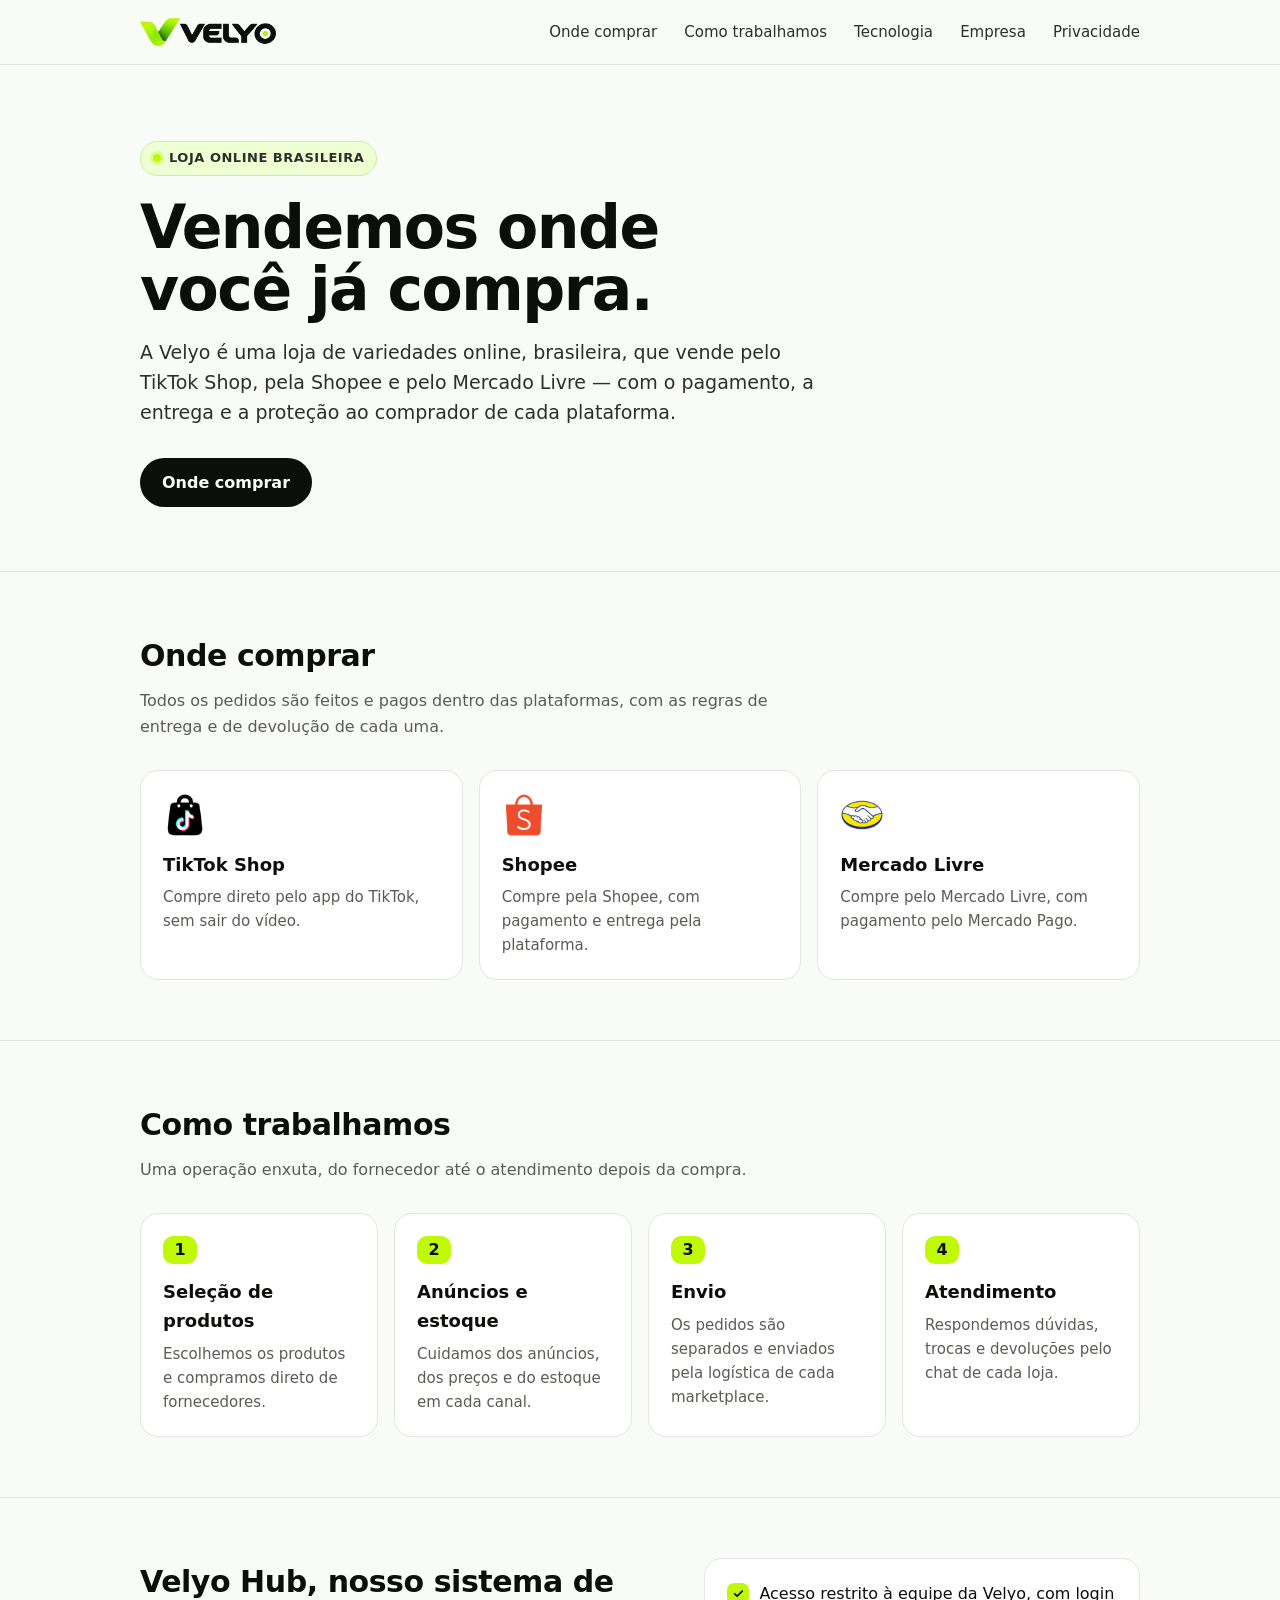
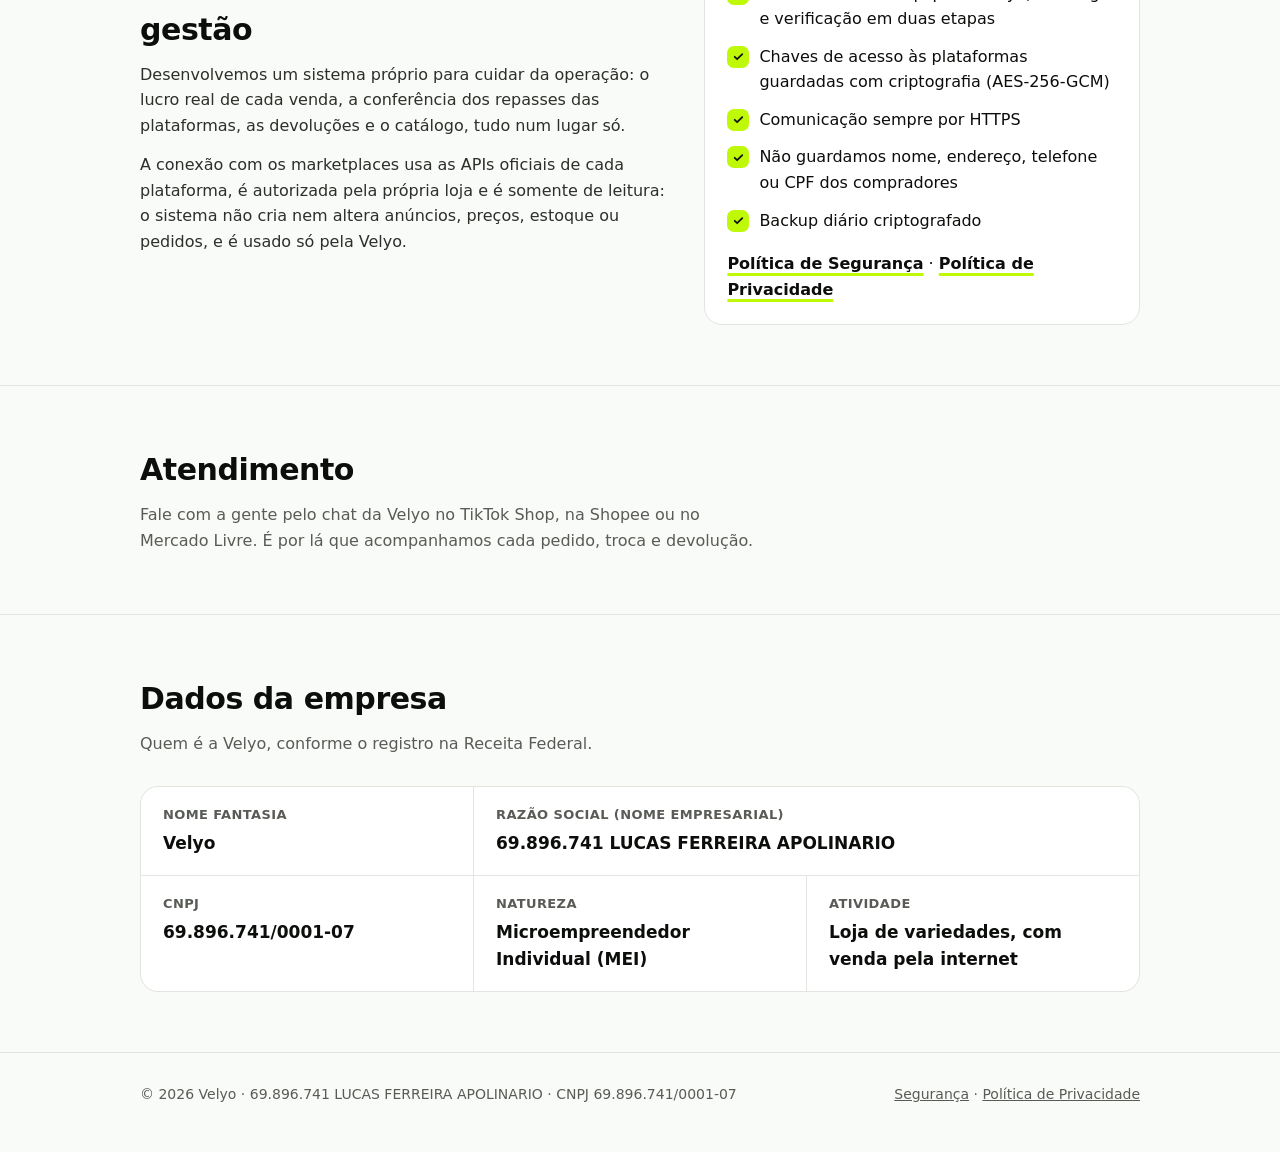
<file: index.html>
<!doctype html>
<html lang="pt-BR">
  <head>
    <meta charset="utf-8" />
    <meta name="viewport" content="width=device-width, initial-scale=1" />
    <title>Velyo — loja online no TikTok Shop, na Shopee e no Mercado Livre</title>
    <meta name="description" content="A Velyo é uma loja online brasileira que vende pelo TikTok Shop, pela Shopee e pelo Mercado Livre." />
    <meta property="og:title" content="Velyo — loja online brasileira" />
    <meta property="og:description" content="Vendemos pelo TikTok Shop, pela Shopee e pelo Mercado Livre." />
    <meta property="og:type" content="website" />
    <link rel="icon" type="image/png" href="img/favicon.png" />
    <link rel="stylesheet" href="estilo.css" />
    <script type="application/ld+json">
      {
        "@context": "https://schema.org",
        "@type": "Organization",
        "name": "Velyo",
        "legalName": "69.896.741 LUCAS FERREIRA APOLINARIO",
        "taxID": "69.896.741/0001-07",
        "url": "https://lucastzk.github.io/velyo/",
        "logo": "https://lucastzk.github.io/velyo/img/velyo-logo.png"
      }
    </script>
  </head>
  <body>
    <header class="top">
      <div class="wrap bar">
        <a href="./" aria-label="Velyo — início"><img class="logo" src="img/velyo-logo.png" alt="Velyo" width="480" height="99" /></a>
        <nav aria-label="Principal">
          <a href="#onde-comprar">Onde comprar</a>
          <a href="#como-trabalhamos">Como trabalhamos</a>
          <a href="#tecnologia">Tecnologia</a>
          <a href="#empresa">Empresa</a>
          <a class="keep" href="privacidade.html">Privacidade</a>
        </nav>
      </div>
    </header>

    <main>
      <section class="hero">
        <div class="wrap">
          <span class="eyebrow"><span class="dot" aria-hidden="true"></span>Loja online brasileira</span>
          <h1>Vendemos onde você já compra.</h1>
          <p class="lead">
            A Velyo é uma loja de variedades online, brasileira, que vende pelo TikTok Shop, pela Shopee e pelo Mercado Livre — com o pagamento,
            a entrega e a proteção ao comprador de cada plataforma.
          </p>
          <a class="btn" href="#onde-comprar">Onde comprar</a>
        </div>
      </section>

      <section id="onde-comprar">
        <div class="wrap">
          <h2>Onde comprar</h2>
          <p class="sub">Todos os pedidos são feitos e pagos dentro das plataformas, com as regras de entrega e de devolução de cada uma.</p>
          <div class="grid">
            <article class="card">
              <img class="icon" src="img/tiktok-shop.png" alt="" width="64" height="64" />
              <h3>TikTok Shop</h3>
              <p>Compre direto pelo app do TikTok, sem sair do vídeo.</p>
            </article>
            <article class="card">
              <img class="icon" src="img/shopee.png" alt="" width="64" height="64" />
              <h3>Shopee</h3>
              <p>Compre pela Shopee, com pagamento e entrega pela plataforma.</p>
            </article>
            <article class="card">
              <img class="icon" src="img/mercado-livre.png" alt="" width="64" height="64" />
              <h3>Mercado Livre</h3>
              <p>Compre pelo Mercado Livre, com pagamento pelo Mercado Pago.</p>
            </article>
          </div>
        </div>
      </section>

      <section id="como-trabalhamos">
        <div class="wrap">
          <h2>Como trabalhamos</h2>
          <p class="sub">Uma operação enxuta, do fornecedor até o atendimento depois da compra.</p>
          <div class="grid">
            <article class="card">
              <span class="num" aria-hidden="true">1</span>
              <h3>Seleção de produtos</h3>
              <p>Escolhemos os produtos e compramos direto de fornecedores.</p>
            </article>
            <article class="card">
              <span class="num" aria-hidden="true">2</span>
              <h3>Anúncios e estoque</h3>
              <p>Cuidamos dos anúncios, dos preços e do estoque em cada canal.</p>
            </article>
            <article class="card">
              <span class="num" aria-hidden="true">3</span>
              <h3>Envio</h3>
              <p>Os pedidos são separados e enviados pela logística de cada marketplace.</p>
            </article>
            <article class="card">
              <span class="num" aria-hidden="true">4</span>
              <h3>Atendimento</h3>
              <p>Respondemos dúvidas, trocas e devoluções pelo chat de cada loja.</p>
            </article>
          </div>
        </div>
      </section>

      <section id="tecnologia">
        <div class="wrap split">
          <div>
            <h2>Velyo Hub, nosso sistema de gestão</h2>
            <p>
              Desenvolvemos um sistema próprio para cuidar da operação: o lucro real de cada venda, a conferência dos repasses das plataformas, as
              devoluções e o catálogo, tudo num lugar só.
            </p>
            <p>
              A conexão com os marketplaces usa as APIs oficiais de cada plataforma, é autorizada pela própria loja e é somente de leitura: o
              sistema não cria nem altera anúncios, preços, estoque ou pedidos, e é usado só pela Velyo.
            </p>
          </div>
          <div class="card">
            <ul class="checks">
              <li>Acesso restrito à equipe da Velyo, com login e verificação em duas etapas</li>
              <li>Chaves de acesso às plataformas guardadas com criptografia (AES-256-GCM)</li>
              <li>Comunicação sempre por HTTPS</li>
              <li>Não guardamos nome, endereço, telefone ou CPF dos compradores</li>
              <li>Backup diário criptografado</li>
            </ul>
            <a class="text-link" href="seguranca.html">Política de Segurança</a> · <a class="text-link" href="privacidade.html">Política de Privacidade</a>
          </div>
        </div>
      </section>

      <section id="atendimento">
        <div class="wrap">
          <h2>Atendimento</h2>
          <p class="sub" style="margin-bottom: 0">
            Fale com a gente pelo chat da Velyo no TikTok Shop, na Shopee ou no Mercado Livre. É por lá que acompanhamos cada pedido, troca e
            devolução.
          </p>
        </div>
      </section>

      <section id="empresa">
        <div class="wrap">
          <h2>Dados da empresa</h2>
          <p class="sub">Quem é a Velyo, conforme o registro na Receita Federal.</p>
          <dl class="facts">
            <div>
              <dt>Nome fantasia</dt>
              <dd>Velyo</dd>
            </div>
            <div class="wide">
              <dt>Razão social (nome empresarial)</dt>
              <dd>69.896.741 LUCAS FERREIRA APOLINARIO</dd>
            </div>
            <div>
              <dt>CNPJ</dt>
              <dd>69.896.741/0001-07</dd>
            </div>
            <div>
              <dt>Natureza</dt>
              <dd>Microempreendedor Individual (MEI)</dd>
            </div>
            <div>
              <dt>Atividade</dt>
              <dd>Loja de variedades, com venda pela internet</dd>
            </div>
          </dl>
        </div>
      </section>
    </main>

    <footer>
      <div class="wrap row">
        <span>© 2026 Velyo · 69.896.741 LUCAS FERREIRA APOLINARIO · CNPJ 69.896.741/0001-07</span>
        <span><a href="seguranca.html">Segurança</a> · <a href="privacidade.html">Política de Privacidade</a></span>
      </div>
    </footer>
  </body>
</html>
</file>
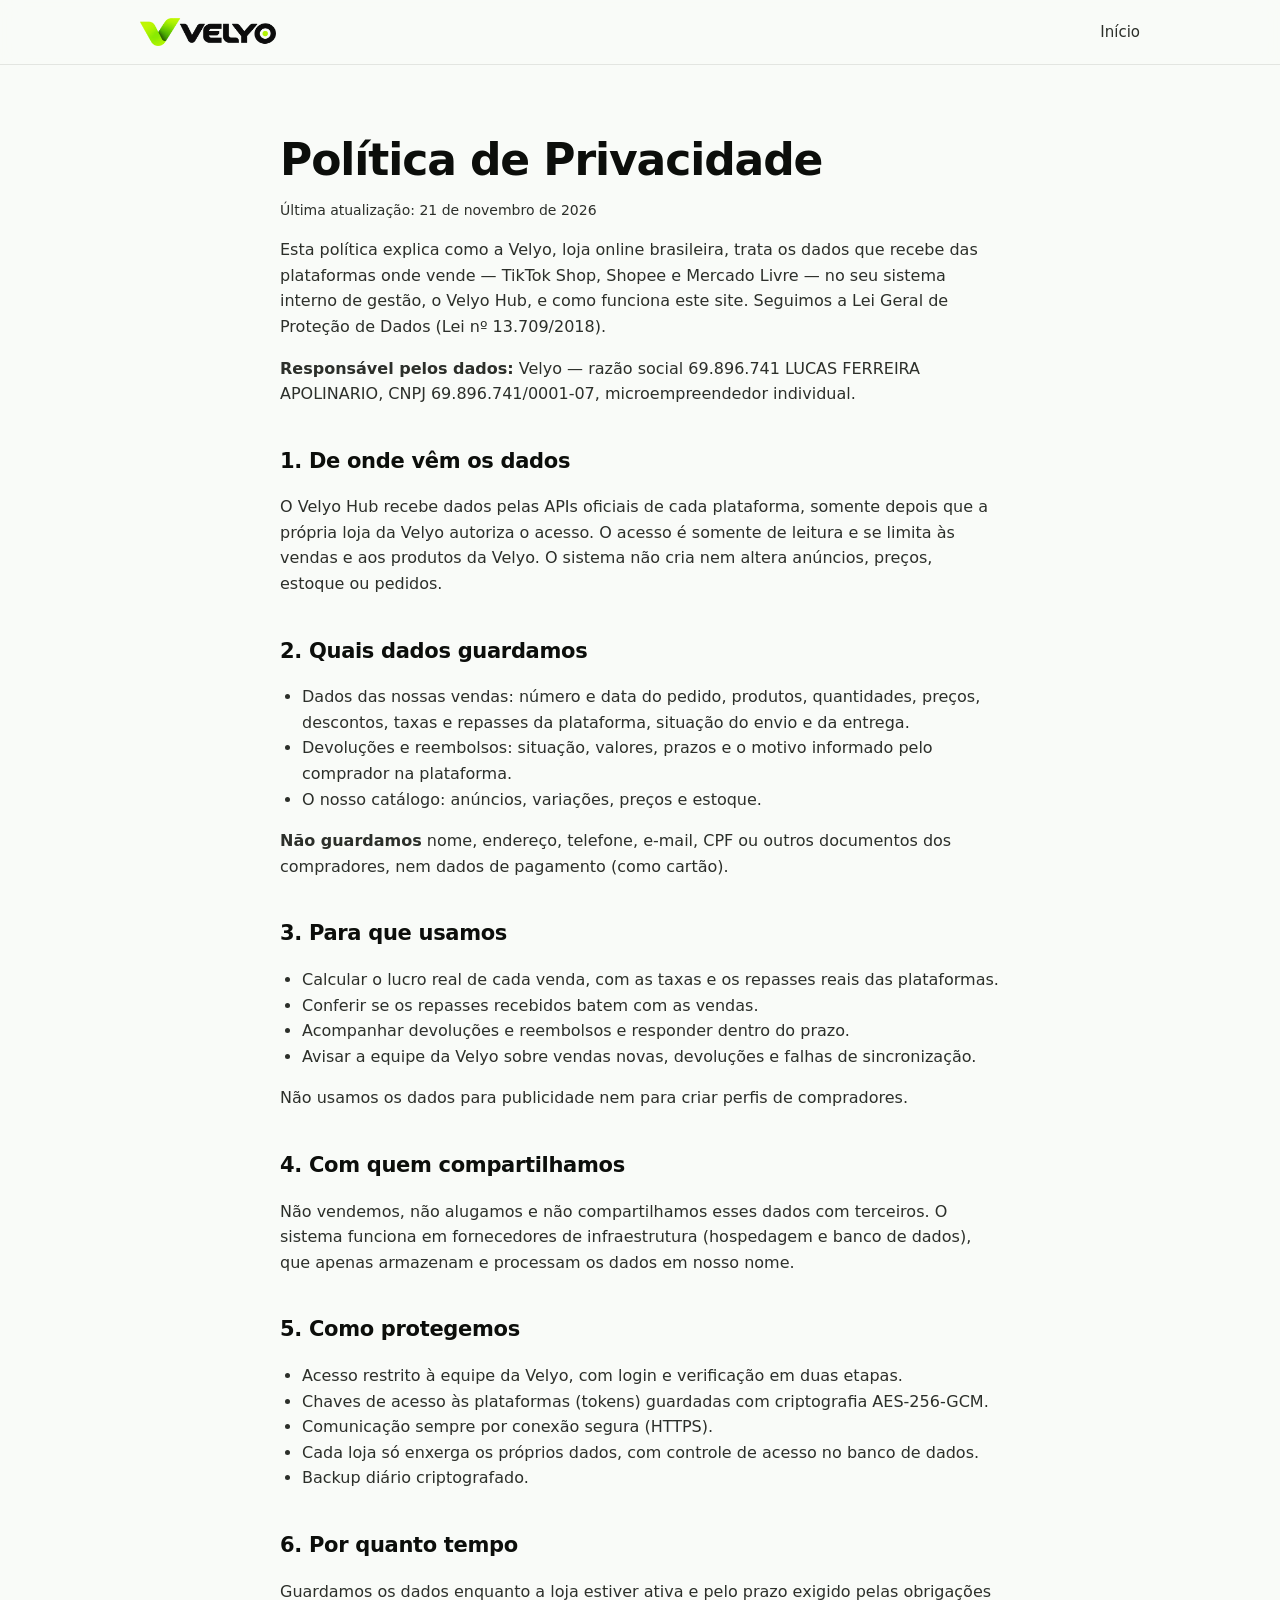
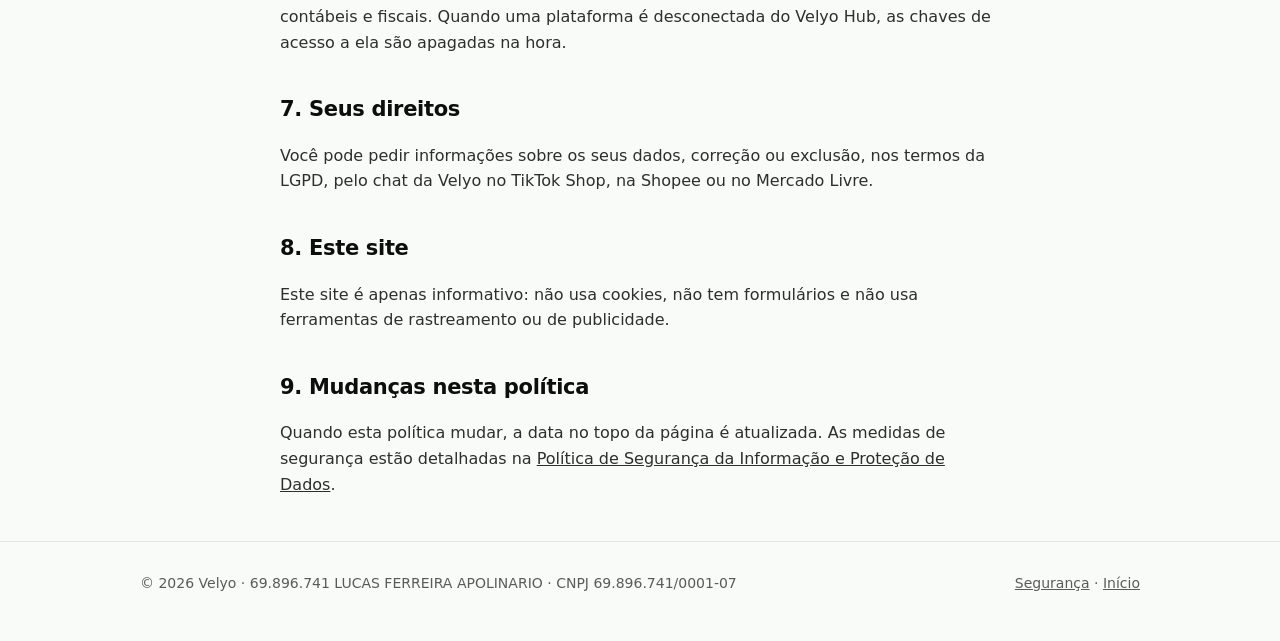
<file: privacidade.html>
<!doctype html>
<html lang="pt-BR">
  <head>
    <meta charset="utf-8" />
    <meta name="viewport" content="width=device-width, initial-scale=1" />
    <title>Política de Privacidade — Velyo</title>
    <meta name="description" content="Como a Velyo trata os dados das vendas que recebe do TikTok Shop, da Shopee e do Mercado Livre." />
    <link rel="icon" type="image/png" href="img/favicon.png" />
    <link rel="stylesheet" href="estilo.css" />
  </head>
  <body>
    <header class="top">
      <div class="wrap bar">
        <a href="./" aria-label="Velyo — início"><img class="logo" src="img/velyo-logo.png" alt="Velyo" width="480" height="99" /></a>
        <nav aria-label="Principal">
          <a class="keep" href="./">Início</a>
        </nav>
      </div>
    </header>

    <main class="wrap doc">
      <h1>Política de Privacidade</h1>
      <p class="updated">Última atualização: 21 de novembro de 2026</p>

      <p>
        Esta política explica como a Velyo, loja online brasileira, trata os dados que recebe das plataformas onde vende — TikTok Shop, Shopee e
        Mercado Livre — no seu sistema interno de gestão, o Velyo Hub, e como funciona este site. Seguimos a Lei Geral de Proteção de Dados
        (Lei nº 13.709/2018).
      </p>
      <p>
        <strong>Responsável pelos dados:</strong> Velyo — razão social 69.896.741 LUCAS FERREIRA APOLINARIO, CNPJ 69.896.741/0001-07,
        microempreendedor individual.
      </p>

      <h2>1. De onde vêm os dados</h2>
      <p>
        O Velyo Hub recebe dados pelas APIs oficiais de cada plataforma, somente depois que a própria loja da Velyo autoriza o acesso. O acesso é
        somente de leitura e se limita às vendas e aos produtos da Velyo. O sistema não cria nem altera anúncios, preços, estoque ou pedidos.
      </p>

      <h2>2. Quais dados guardamos</h2>
      <ul>
        <li>
          Dados das nossas vendas: número e data do pedido, produtos, quantidades, preços, descontos, taxas e repasses da plataforma, situação do
          envio e da entrega.
        </li>
        <li>Devoluções e reembolsos: situação, valores, prazos e o motivo informado pelo comprador na plataforma.</li>
        <li>O nosso catálogo: anúncios, variações, preços e estoque.</li>
      </ul>
      <p>
        <strong>Não guardamos</strong> nome, endereço, telefone, e-mail, CPF ou outros documentos dos compradores, nem dados de pagamento (como
        cartão).
      </p>

      <h2>3. Para que usamos</h2>
      <ul>
        <li>Calcular o lucro real de cada venda, com as taxas e os repasses reais das plataformas.</li>
        <li>Conferir se os repasses recebidos batem com as vendas.</li>
        <li>Acompanhar devoluções e reembolsos e responder dentro do prazo.</li>
        <li>Avisar a equipe da Velyo sobre vendas novas, devoluções e falhas de sincronização.</li>
      </ul>
      <p>Não usamos os dados para publicidade nem para criar perfis de compradores.</p>

      <h2>4. Com quem compartilhamos</h2>
      <p>
        Não vendemos, não alugamos e não compartilhamos esses dados com terceiros. O sistema funciona em fornecedores de infraestrutura
        (hospedagem e banco de dados), que apenas armazenam e processam os dados em nosso nome.
      </p>

      <h2>5. Como protegemos</h2>
      <ul>
        <li>Acesso restrito à equipe da Velyo, com login e verificação em duas etapas.</li>
        <li>Chaves de acesso às plataformas (tokens) guardadas com criptografia AES-256-GCM.</li>
        <li>Comunicação sempre por conexão segura (HTTPS).</li>
        <li>Cada loja só enxerga os próprios dados, com controle de acesso no banco de dados.</li>
        <li>Backup diário criptografado.</li>
      </ul>

      <h2>6. Por quanto tempo</h2>
      <p>
        Guardamos os dados enquanto a loja estiver ativa e pelo prazo exigido pelas obrigações contábeis e fiscais. Quando uma plataforma é
        desconectada do Velyo Hub, as chaves de acesso a ela são apagadas na hora.
      </p>

      <h2>7. Seus direitos</h2>
      <p>
        Você pode pedir informações sobre os seus dados, correção ou exclusão, nos termos da LGPD, pelo chat da Velyo no TikTok Shop, na Shopee
        ou no Mercado Livre.
      </p>

      <h2>8. Este site</h2>
      <p>Este site é apenas informativo: não usa cookies, não tem formulários e não usa ferramentas de rastreamento ou de publicidade.</p>

      <h2>9. Mudanças nesta política</h2>
      <p>Quando esta política mudar, a data no topo da página é atualizada. As medidas de segurança estão detalhadas na <a href="seguranca.html">Política de Segurança da Informação e Proteção de Dados</a>.</p>
    </main>

    <footer>
      <div class="wrap row">
        <span>© 2026 Velyo · 69.896.741 LUCAS FERREIRA APOLINARIO · CNPJ 69.896.741/0001-07</span>
        <span><a href="seguranca.html">Segurança</a> · <a href="./">Início</a></span>
      </div>
    </footer>
  </body>
</html>
</file>
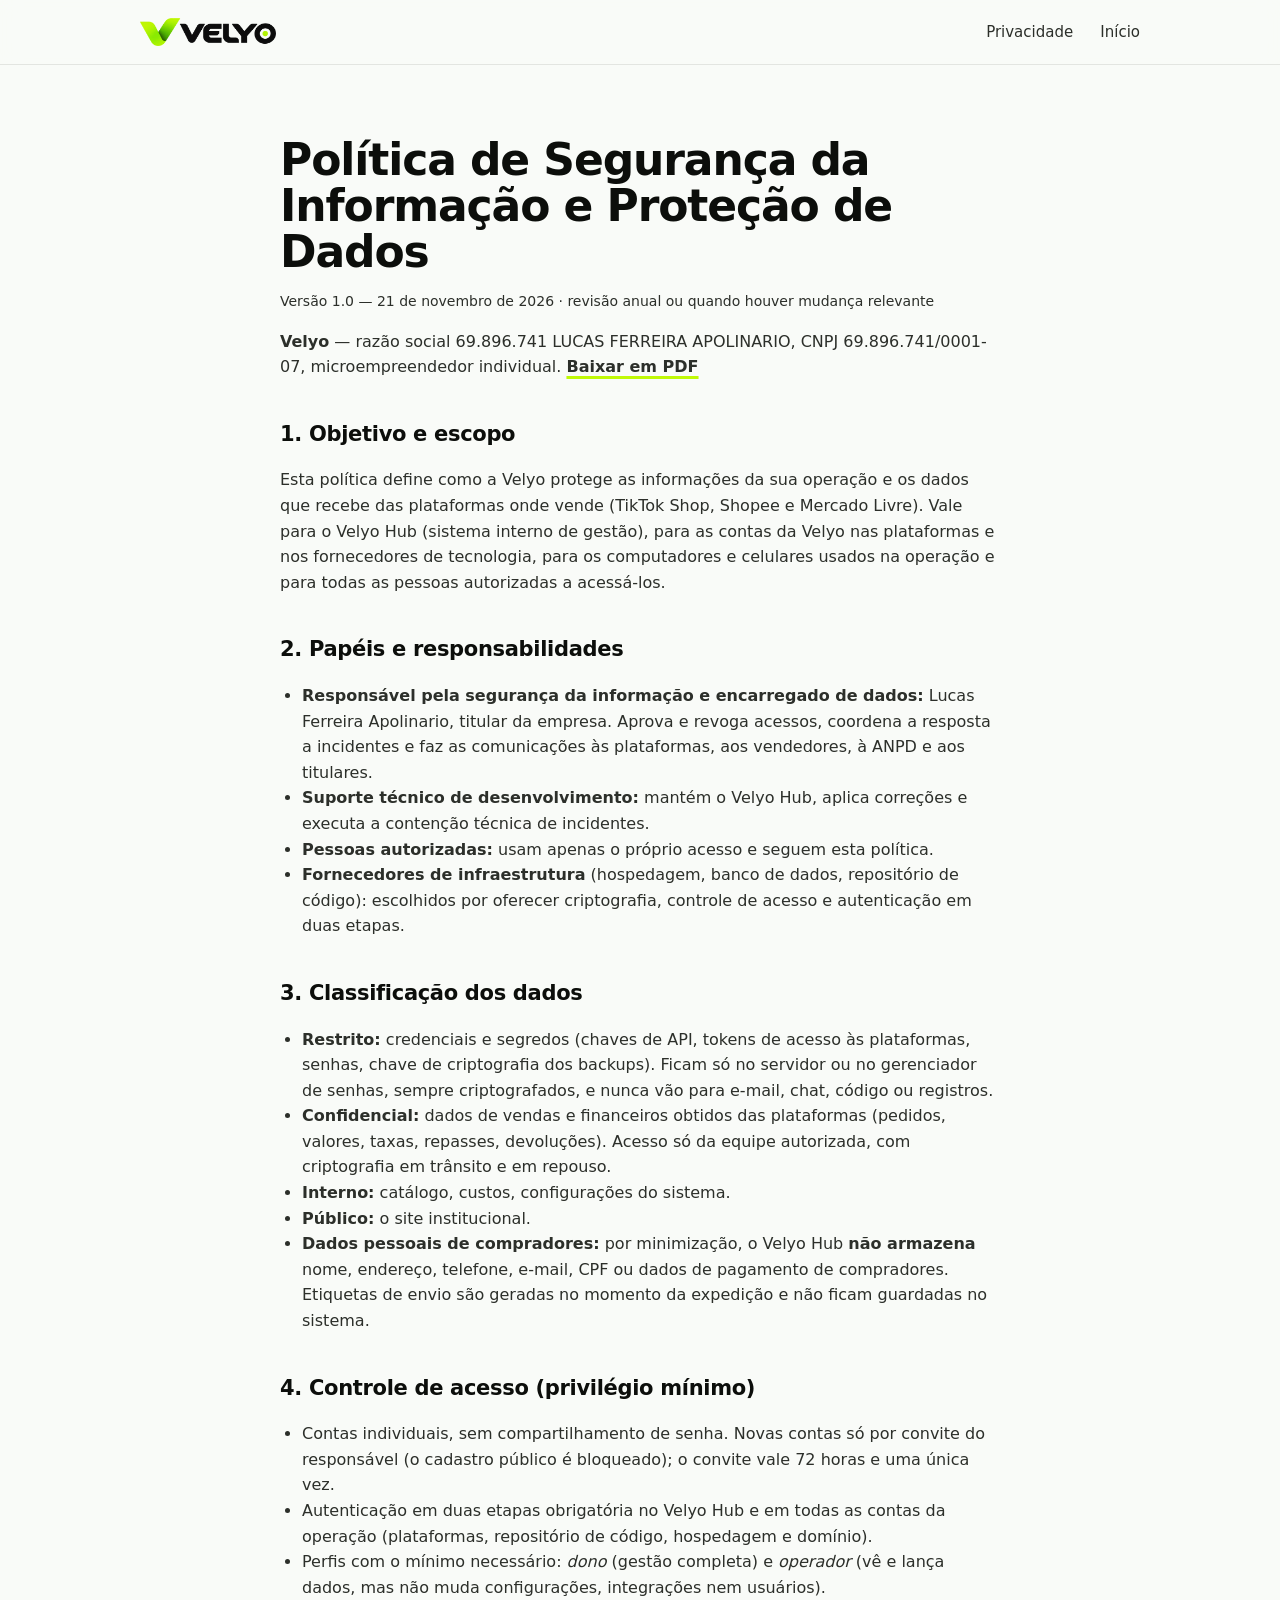
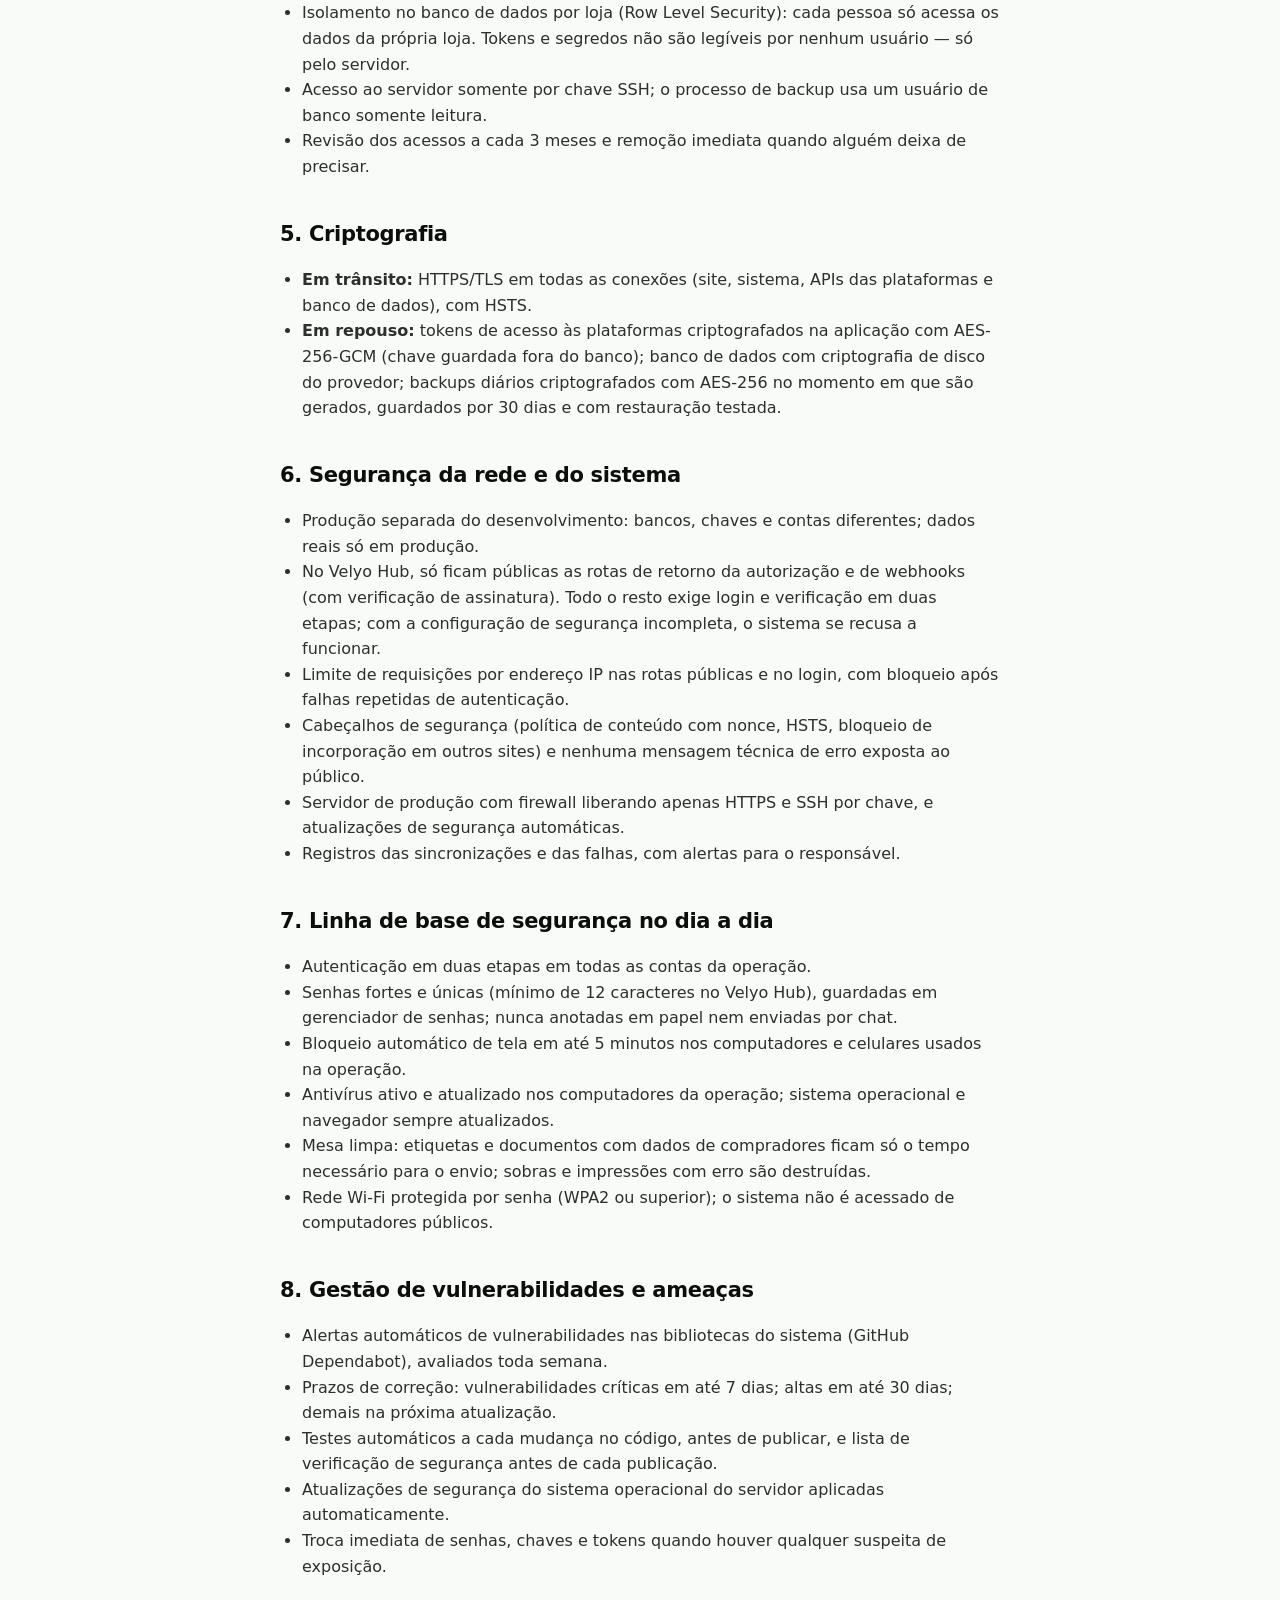
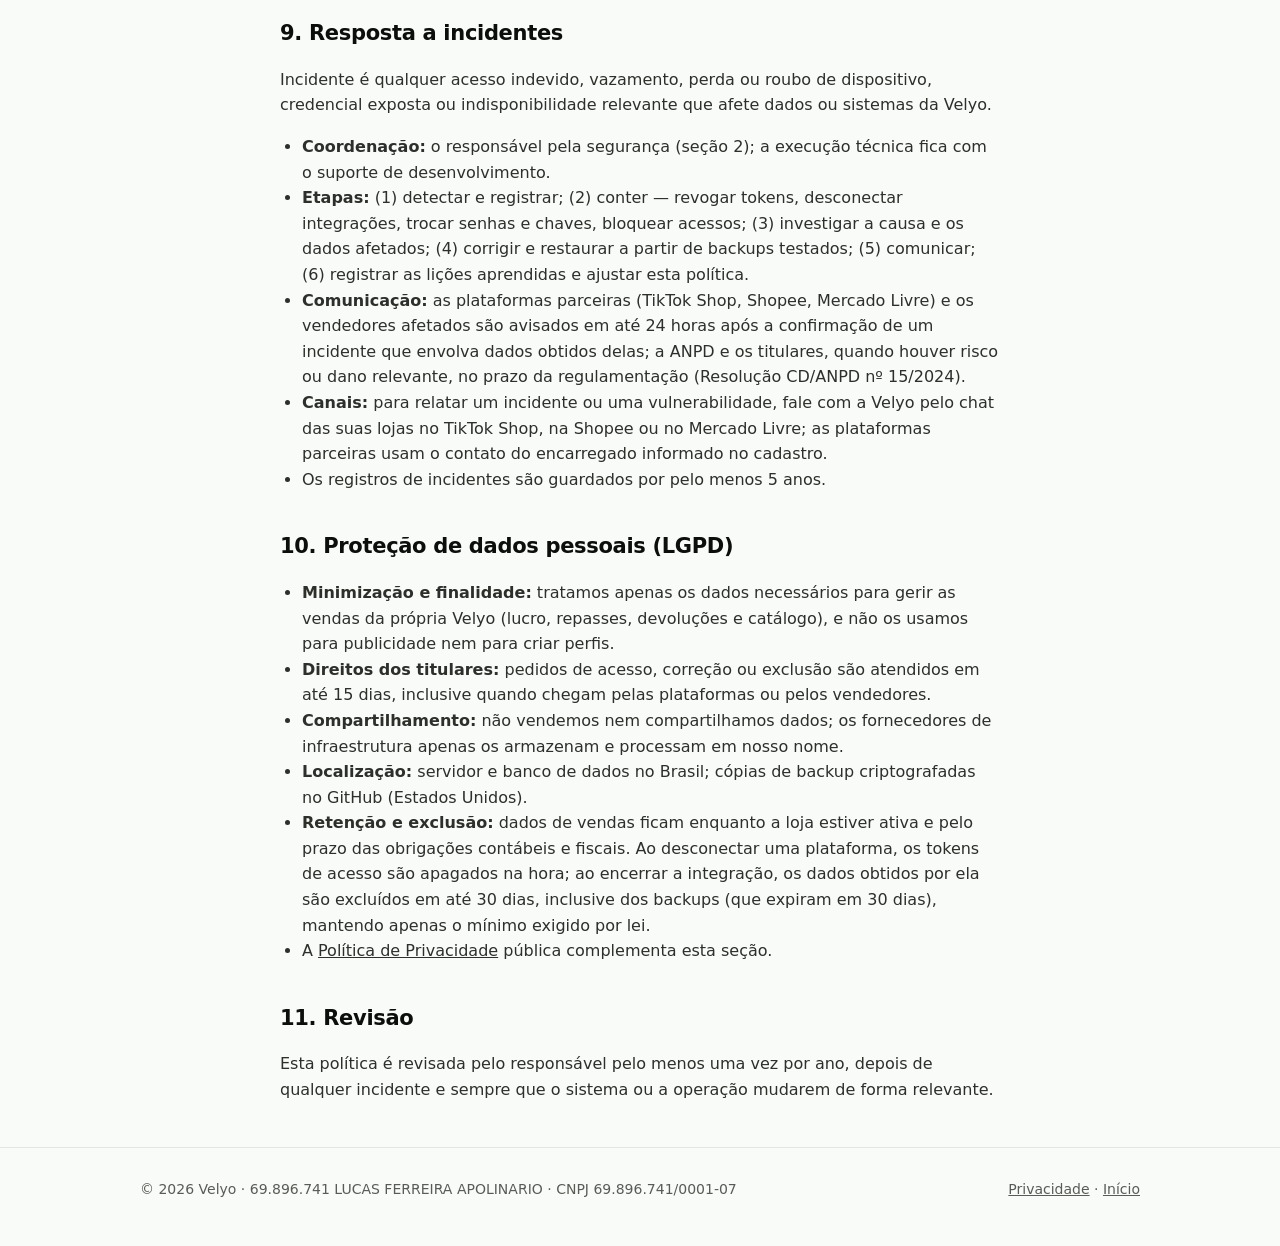
<file: seguranca.html>
<!doctype html>
<html lang="pt-BR">
  <head>
    <meta charset="utf-8" />
    <meta name="viewport" content="width=device-width, initial-scale=1" />
    <title>Política de Segurança da Informação e Proteção de Dados — Velyo</title>
    <meta name="description" content="Como a Velyo protege as informações e os dados pessoais na sua operação e no seu sistema interno, o Velyo Hub." />
    <link rel="icon" type="image/png" href="img/favicon.png" />
    <link rel="stylesheet" href="estilo.css" />
  </head>
  <body>
    <header class="top">
      <div class="wrap bar">
        <a href="./" aria-label="Velyo — início"><img class="logo" src="img/velyo-logo.png" alt="Velyo" width="480" height="99" /></a>
        <nav aria-label="Principal">
          <a href="privacidade.html">Privacidade</a>
          <a class="keep" href="./">Início</a>
        </nav>
      </div>
    </header>

    <main class="wrap doc">
      <h1>Política de Segurança da Informação e Proteção de Dados</h1>
      <p class="updated">Versão 1.0 — 21 de novembro de 2026 · revisão anual ou quando houver mudança relevante</p>
      <p>
        <strong>Velyo</strong> — razão social 69.896.741 LUCAS FERREIRA APOLINARIO, CNPJ 69.896.741/0001-07, microempreendedor individual.
        <a class="text-link no-print" href="docs/politica-de-seguranca-velyo.pdf">Baixar em PDF</a>
      </p>

      <h2>1. Objetivo e escopo</h2>
      <p>
        Esta política define como a Velyo protege as informações da sua operação e os dados que recebe das plataformas onde vende (TikTok Shop,
        Shopee e Mercado Livre). Vale para o Velyo Hub (sistema interno de gestão), para as contas da Velyo nas plataformas e nos fornecedores de
        tecnologia, para os computadores e celulares usados na operação e para todas as pessoas autorizadas a acessá-los.
      </p>

      <h2>2. Papéis e responsabilidades</h2>
      <ul>
        <li>
          <strong>Responsável pela segurança da informação e encarregado de dados:</strong> Lucas Ferreira Apolinario, titular da empresa. Aprova
          e revoga acessos, coordena a resposta a incidentes e faz as comunicações às plataformas, aos vendedores, à ANPD e aos titulares.
        </li>
        <li><strong>Suporte técnico de desenvolvimento:</strong> mantém o Velyo Hub, aplica correções e executa a contenção técnica de incidentes.</li>
        <li><strong>Pessoas autorizadas:</strong> usam apenas o próprio acesso e seguem esta política.</li>
        <li>
          <strong>Fornecedores de infraestrutura</strong> (hospedagem, banco de dados, repositório de código): escolhidos por oferecer
          criptografia, controle de acesso e autenticação em duas etapas.
        </li>
      </ul>

      <h2>3. Classificação dos dados</h2>
      <ul>
        <li>
          <strong>Restrito:</strong> credenciais e segredos (chaves de API, tokens de acesso às plataformas, senhas, chave de criptografia dos
          backups). Ficam só no servidor ou no gerenciador de senhas, sempre criptografados, e nunca vão para e-mail, chat, código ou registros.
        </li>
        <li>
          <strong>Confidencial:</strong> dados de vendas e financeiros obtidos das plataformas (pedidos, valores, taxas, repasses, devoluções).
          Acesso só da equipe autorizada, com criptografia em trânsito e em repouso.
        </li>
        <li><strong>Interno:</strong> catálogo, custos, configurações do sistema.</li>
        <li><strong>Público:</strong> o site institucional.</li>
        <li>
          <strong>Dados pessoais de compradores:</strong> por minimização, o Velyo Hub <strong>não armazena</strong> nome, endereço, telefone,
          e-mail, CPF ou dados de pagamento de compradores. Etiquetas de envio são geradas no momento da expedição e não ficam guardadas no
          sistema.
        </li>
      </ul>

      <h2>4. Controle de acesso (privilégio mínimo)</h2>
      <ul>
        <li>Contas individuais, sem compartilhamento de senha. Novas contas só por convite do responsável (o cadastro público é bloqueado); o convite vale 72 horas e uma única vez.</li>
        <li>Autenticação em duas etapas obrigatória no Velyo Hub e em todas as contas da operação (plataformas, repositório de código, hospedagem e domínio).</li>
        <li>Perfis com o mínimo necessário: <em>dono</em> (gestão completa) e <em>operador</em> (vê e lança dados, mas não muda configurações, integrações nem usuários).</li>
        <li>Isolamento no banco de dados por loja (Row Level Security): cada pessoa só acessa os dados da própria loja. Tokens e segredos não são legíveis por nenhum usuário — só pelo servidor.</li>
        <li>Acesso ao servidor somente por chave SSH; o processo de backup usa um usuário de banco somente leitura.</li>
        <li>Revisão dos acessos a cada 3 meses e remoção imediata quando alguém deixa de precisar.</li>
      </ul>

      <h2>5. Criptografia</h2>
      <ul>
        <li><strong>Em trânsito:</strong> HTTPS/TLS em todas as conexões (site, sistema, APIs das plataformas e banco de dados), com HSTS.</li>
        <li>
          <strong>Em repouso:</strong> tokens de acesso às plataformas criptografados na aplicação com AES-256-GCM (chave guardada fora do banco);
          banco de dados com criptografia de disco do provedor; backups diários criptografados com AES-256 no momento em que são gerados,
          guardados por 30 dias e com restauração testada.
        </li>
      </ul>

      <h2>6. Segurança da rede e do sistema</h2>
      <ul>
        <li>Produção separada do desenvolvimento: bancos, chaves e contas diferentes; dados reais só em produção.</li>
        <li>No Velyo Hub, só ficam públicas as rotas de retorno da autorização e de webhooks (com verificação de assinatura). Todo o resto exige login e verificação em duas etapas; com a configuração de segurança incompleta, o sistema se recusa a funcionar.</li>
        <li>Limite de requisições por endereço IP nas rotas públicas e no login, com bloqueio após falhas repetidas de autenticação.</li>
        <li>Cabeçalhos de segurança (política de conteúdo com nonce, HSTS, bloqueio de incorporação em outros sites) e nenhuma mensagem técnica de erro exposta ao público.</li>
        <li>Servidor de produção com firewall liberando apenas HTTPS e SSH por chave, e atualizações de segurança automáticas.</li>
        <li>Registros das sincronizações e das falhas, com alertas para o responsável.</li>
      </ul>

      <h2>7. Linha de base de segurança no dia a dia</h2>
      <ul>
        <li>Autenticação em duas etapas em todas as contas da operação.</li>
        <li>Senhas fortes e únicas (mínimo de 12 caracteres no Velyo Hub), guardadas em gerenciador de senhas; nunca anotadas em papel nem enviadas por chat.</li>
        <li>Bloqueio automático de tela em até 5 minutos nos computadores e celulares usados na operação.</li>
        <li>Antivírus ativo e atualizado nos computadores da operação; sistema operacional e navegador sempre atualizados.</li>
        <li>Mesa limpa: etiquetas e documentos com dados de compradores ficam só o tempo necessário para o envio; sobras e impressões com erro são destruídas.</li>
        <li>Rede Wi-Fi protegida por senha (WPA2 ou superior); o sistema não é acessado de computadores públicos.</li>
      </ul>

      <h2>8. Gestão de vulnerabilidades e ameaças</h2>
      <ul>
        <li>Alertas automáticos de vulnerabilidades nas bibliotecas do sistema (GitHub Dependabot), avaliados toda semana.</li>
        <li>Prazos de correção: vulnerabilidades críticas em até 7 dias; altas em até 30 dias; demais na próxima atualização.</li>
        <li>Testes automáticos a cada mudança no código, antes de publicar, e lista de verificação de segurança antes de cada publicação.</li>
        <li>Atualizações de segurança do sistema operacional do servidor aplicadas automaticamente.</li>
        <li>Troca imediata de senhas, chaves e tokens quando houver qualquer suspeita de exposição.</li>
      </ul>

      <h2>9. Resposta a incidentes</h2>
      <p>
        Incidente é qualquer acesso indevido, vazamento, perda ou roubo de dispositivo, credencial exposta ou indisponibilidade relevante que
        afete dados ou sistemas da Velyo.
      </p>
      <ul>
        <li><strong>Coordenação:</strong> o responsável pela segurança (seção 2); a execução técnica fica com o suporte de desenvolvimento.</li>
        <li>
          <strong>Etapas:</strong> (1) detectar e registrar; (2) conter — revogar tokens, desconectar integrações, trocar senhas e chaves,
          bloquear acessos; (3) investigar a causa e os dados afetados; (4) corrigir e restaurar a partir de backups testados; (5) comunicar;
          (6) registrar as lições aprendidas e ajustar esta política.
        </li>
        <li>
          <strong>Comunicação:</strong> as plataformas parceiras (TikTok Shop, Shopee, Mercado Livre) e os vendedores afetados são avisados em até
          24 horas após a confirmação de um incidente que envolva dados obtidos delas; a ANPD e os titulares, quando houver risco ou dano
          relevante, no prazo da regulamentação (Resolução CD/ANPD nº 15/2024).
        </li>
        <li>
          <strong>Canais:</strong> para relatar um incidente ou uma vulnerabilidade, fale com a Velyo pelo chat das suas lojas no TikTok Shop, na
          Shopee ou no Mercado Livre; as plataformas parceiras usam o contato do encarregado informado no cadastro.
        </li>
        <li>Os registros de incidentes são guardados por pelo menos 5 anos.</li>
      </ul>

      <h2>10. Proteção de dados pessoais (LGPD)</h2>
      <ul>
        <li><strong>Minimização e finalidade:</strong> tratamos apenas os dados necessários para gerir as vendas da própria Velyo (lucro, repasses, devoluções e catálogo), e não os usamos para publicidade nem para criar perfis.</li>
        <li><strong>Direitos dos titulares:</strong> pedidos de acesso, correção ou exclusão são atendidos em até 15 dias, inclusive quando chegam pelas plataformas ou pelos vendedores.</li>
        <li><strong>Compartilhamento:</strong> não vendemos nem compartilhamos dados; os fornecedores de infraestrutura apenas os armazenam e processam em nosso nome.</li>
        <li><strong>Localização:</strong> servidor e banco de dados no Brasil; cópias de backup criptografadas no GitHub (Estados Unidos).</li>
        <li>
          <strong>Retenção e exclusão:</strong> dados de vendas ficam enquanto a loja estiver ativa e pelo prazo das obrigações contábeis e
          fiscais. Ao desconectar uma plataforma, os tokens de acesso são apagados na hora; ao encerrar a integração, os dados obtidos por ela
          são excluídos em até 30 dias, inclusive dos backups (que expiram em 30 dias), mantendo apenas o mínimo exigido por lei.
        </li>
        <li>A <a href="privacidade.html">Política de Privacidade</a> pública complementa esta seção.</li>
      </ul>

      <h2>11. Revisão</h2>
      <p>Esta política é revisada pelo responsável pelo menos uma vez por ano, depois de qualquer incidente e sempre que o sistema ou a operação mudarem de forma relevante.</p>
    </main>

    <footer>
      <div class="wrap row">
        <span>© 2026 Velyo · 69.896.741 LUCAS FERREIRA APOLINARIO · CNPJ 69.896.741/0001-07</span>
        <span><a href="privacidade.html">Privacidade</a> · <a href="./">Início</a></span>
      </div>
    </footer>
  </body>
</html>
</file>
<file: estilo.css>
/* Site institucional da Velyo — mesma paleta do Velyo Hub (packages/ui/src/palette.css). Sem fontes externas. */
:root {
  --bg: oklch(0.985 0.004 128);
  --surface: #ffffff;
  --ink: oklch(0.16 0.007 128);
  --ink-2: oklch(0.3 0.009 128);
  --muted: oklch(0.47 0.009 128);
  --line: oklch(0.92 0.006 128);
  --lime: oklch(0.91 0.227 124.7);
  --lime-soft: oklch(0.975 0.06 124.7);
  --radius: 18px;
}

* {
  box-sizing: border-box;
}
html {
  -webkit-text-size-adjust: 100%;
  scroll-behavior: smooth;
}
body {
  margin: 0;
  background: var(--bg);
  color: var(--ink);
  font: 16px/1.6 system-ui, -apple-system, 'Segoe UI', Roboto, 'Helvetica Neue', Arial, sans-serif;
}
a {
  color: inherit;
}
img {
  max-width: 100%;
}
.wrap {
  max-width: 1040px;
  margin: 0 auto;
  padding: 0 20px;
}

/* topo */
.top {
  position: sticky;
  top: 0;
  z-index: 10;
  background: color-mix(in oklch, var(--bg) 88%, transparent);
  backdrop-filter: blur(10px);
  border-bottom: 1px solid var(--line);
}
.bar {
  display: flex;
  align-items: center;
  justify-content: space-between;
  gap: 16px;
  height: 64px;
}
.logo {
  display: block;
  height: 28px;
  width: auto;
}
nav a {
  margin-left: 22px;
  color: var(--ink-2);
  font-size: 15px;
  text-decoration: none;
}
nav a:hover {
  color: var(--ink);
  text-decoration: underline;
  text-underline-offset: 4px;
}
@media (max-width: 680px) {
  nav a:not(.keep) {
    display: none;
  }
}

/* abertura */
.hero {
  padding: 76px 0 64px;
}
.eyebrow {
  display: inline-flex;
  align-items: center;
  gap: 8px;
  padding: 6px 12px;
  border: 1px solid color-mix(in oklch, var(--lime) 60%, var(--line));
  border-radius: 999px;
  background: var(--lime-soft);
  color: var(--ink-2);
  font-size: 13px;
  font-weight: 600;
  letter-spacing: 0.04em;
  text-transform: uppercase;
}
.dot {
  width: 8px;
  height: 8px;
  border-radius: 50%;
  background: var(--lime);
  box-shadow: 0 0 0 3px color-mix(in oklch, var(--lime) 35%, transparent);
}
h1 {
  max-width: 15ch;
  margin: 20px 0 16px;
  font-size: clamp(36px, 6.4vw, 60px);
  line-height: 1.04;
  letter-spacing: -0.025em;
}
.lead {
  max-width: 58ch;
  margin: 0 0 30px;
  color: var(--ink-2);
  font-size: 19px;
}
.btn {
  display: inline-flex;
  align-items: center;
  gap: 8px;
  padding: 12px 22px;
  border-radius: 999px;
  background: var(--ink);
  color: #fff;
  font-weight: 600;
  text-decoration: none;
}
.btn:hover {
  background: var(--ink-2);
}
.btn:focus-visible,
nav a:focus-visible,
.text-link:focus-visible {
  outline: 3px solid var(--lime);
  outline-offset: 3px;
}

/* seções */
section {
  padding: 60px 0;
  border-top: 1px solid var(--line);
}
section.hero {
  border-top: 0;
}
h2 {
  margin: 0 0 8px;
  font-size: 30px;
  letter-spacing: -0.015em;
}
.sub {
  max-width: 62ch;
  margin: 0 0 30px;
  color: var(--muted);
}
.grid {
  display: grid;
  gap: 16px;
  grid-template-columns: repeat(auto-fit, minmax(220px, 1fr));
}
.card {
  padding: 22px;
  border: 1px solid var(--line);
  border-radius: var(--radius);
  background: var(--surface);
}
.card h3 {
  margin: 14px 0 6px;
  font-size: 18px;
}
.card p {
  margin: 0;
  color: var(--muted);
  font-size: 15px;
}
.icon {
  display: block;
  width: 44px;
  height: 44px;
  border-radius: 12px;
}
.num {
  display: grid;
  place-items: center;
  width: 34px;
  height: 28px;
  border-radius: 10px;
  background: var(--lime);
  color: var(--ink);
  font-weight: 700;
}

/* tecnologia */
.split {
  display: grid;
  grid-template-columns: 1.1fr 0.9fr;
  gap: 32px;
  align-items: start;
}
@media (max-width: 820px) {
  .split {
    grid-template-columns: 1fr;
  }
}
.split p {
  margin: 0 0 14px;
  color: var(--ink-2);
}
.checks {
  display: grid;
  gap: 12px;
  margin: 0 0 18px;
  padding: 0;
  list-style: none;
}
.checks li {
  display: flex;
  gap: 10px;
  align-items: flex-start;
}
.checks li::before {
  content: '';
  flex: none;
  width: 22px;
  height: 22px;
  margin-top: 2px;
  border-radius: 7px;
  background: var(--lime)
    url("data:image/svg+xml,%3Csvg xmlns='http://www.w3.org/2000/svg' viewBox='0 0 24 24' fill='none' stroke='%23101210' stroke-width='3.2' stroke-linecap='round' stroke-linejoin='round'%3E%3Cpath d='M5 12.5l4.5 4.5L19 7.5'/%3E%3C/svg%3E")
    center / 13px no-repeat;
}
.text-link {
  font-weight: 600;
  text-decoration: underline;
  text-decoration-color: var(--lime);
  text-decoration-thickness: 3px;
  text-underline-offset: 4px;
}

/* rodapé */
footer {
  padding: 30px 0 46px;
  border-top: 1px solid var(--line);
  color: var(--muted);
  font-size: 14px;
}
footer .row {
  display: flex;
  flex-wrap: wrap;
  gap: 10px 24px;
  align-items: center;
  justify-content: space-between;
}

/* política de privacidade */
.doc {
  max-width: 760px;
  padding: 52px 20px 28px;
}
.doc h1 {
  max-width: none;
  font-size: clamp(32px, 5vw, 44px);
}
.doc h2 {
  margin: 38px 0 8px;
  font-size: 21px;
}
.doc p,
.doc li {
  color: var(--ink-2);
}
.doc ul {
  padding-left: 22px;
}
.updated {
  margin: 0 0 8px;
  color: var(--muted);
  font-size: 14px;
}

/* dados da empresa */
.facts {
  display: grid;
  grid-template-columns: repeat(3, 1fr);
  gap: 1px;
  margin: 0;
  overflow: hidden;
  border: 1px solid var(--line);
  border-radius: var(--radius);
  background: var(--line);
}
.facts div {
  padding: 18px 22px;
  background: var(--surface);
}
.facts dt {
  margin-bottom: 4px;
  color: var(--muted);
  font-size: 13px;
  font-weight: 600;
  letter-spacing: 0.03em;
  text-transform: uppercase;
}
.facts dd {
  margin: 0;
  font-size: 17px;
  font-weight: 600;
}
.facts .wide {
  grid-column: span 2;
}
@media (max-width: 760px) {
  .facts {
    grid-template-columns: 1fr;
  }
  .facts .wide {
    grid-column: auto;
  }
}

/* impressão / PDF das políticas */
@media print {
  body {
    background: #fff;
    font-size: 11pt;
  }
  .top {
    position: static;
    background: #fff;
    backdrop-filter: none;
  }
  nav,
  .no-print {
    display: none;
  }
  .doc {
    max-width: none;
    padding: 16px 0 0;
  }
  .doc h2 {
    break-after: avoid;
  }
  .doc li {
    break-inside: avoid;
  }
  footer {
    padding: 16px 0 0;
  }
}
</file>
